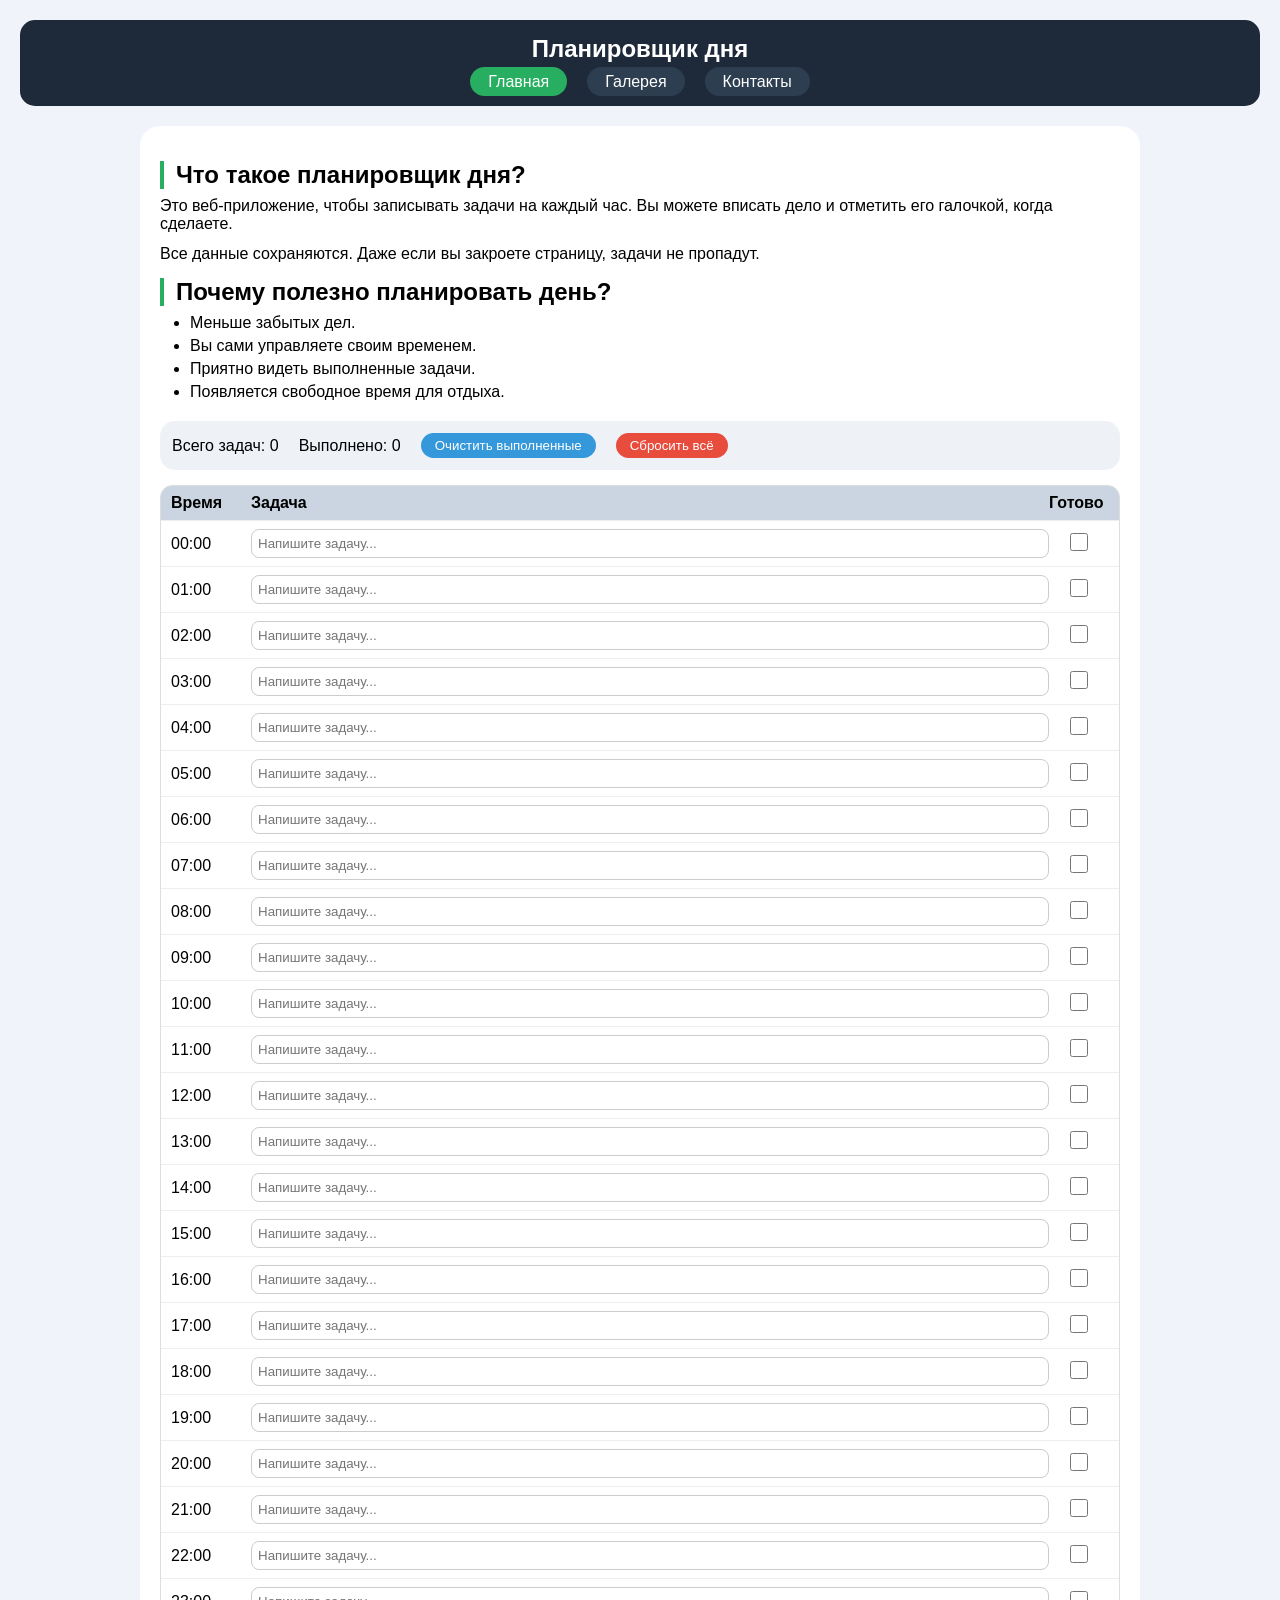
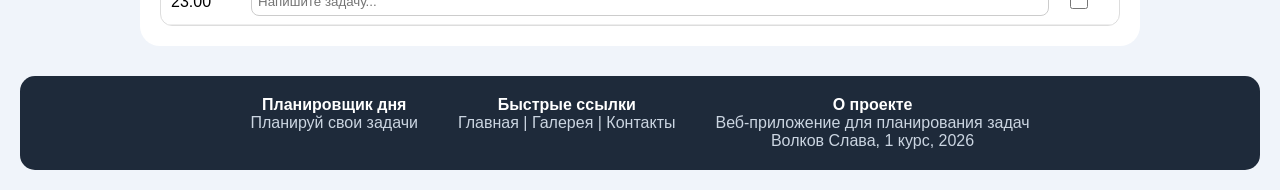
<file: index.html>
<!DOCTYPE html>
<html lang="ru">
<head>
    <meta charset="UTF-8">
    <meta name="viewport" content="width=device-width, initial-scale=1.0">
    <title>Планировщик дня</title>
    <link rel="stylesheet" href="style.css">
</head>
<body>

<header>
    <div class="header-top">
        <h1>Планировщик дня</h1>
        <nav>
            <ul class="main-menu">
                <li><a href="index.html" class="active">Главная</a></li>
                <li><a href="gallery.html">Галерея</a></li>
                <li><a href="contacts.html">Контакты</a></li>
            </ul>
        </nav>
    </div>
</header>

<main>
    <section>
        <h2>Что такое планировщик дня?</h2>
        <p>Это веб-приложение, чтобы записывать задачи на каждый час. Вы можете вписать дело и отметить его галочкой, когда сделаете.</p>
        <p>Все данные сохраняются. Даже если вы закроете страницу, задачи не пропадут.</p>
        
        <h2>Почему полезно планировать день?</h2>
        <ul>
            <li>Меньше забытых дел.</li>
            <li>Вы сами управляете своим временем.</li>
            <li>Приятно видеть выполненные задачи.</li>
            <li>Появляется свободное время для отдыха.</li>
        </ul>
    </section>

    <section>
        <div class="stats-panel">
            <div>Всего задач: <span id="totalTasks">0</span></div>
            <div>Выполнено: <span id="doneTasks">0</span></div>
            <button id="clearDoneBtn" class="small-btn">Очистить выполненные</button>
            <button id="resetAllBtn" class="small-btn red">Сбросить всё</button>
        </div>

        <div class="schedule">
            <div class="schedule-row header-row">
                <div>Время</div>
                <div>Задача</div>
                <div>Готово</div>
            </div>
            <div id="tasksList"></div>
        </div>
    </section>
</main>

<footer>
    <div class="footer-cols">
        <div class="footer-col">
            <h3>Планировщик дня</h3>
            <p>Планируй свои задачи </p>
        </div>
        <div class="footer-col">
            <h3>Быстрые ссылки</h3>
            <p><a href="index.html">Главная</a> | <a href="gallery.html">Галерея</a> | <a href="contacts.html">Контакты</a></p>
        </div>
        <div class="footer-col">
            <h3>О проекте</h3>
            <p>Веб-приложение для планирования задач</p>
            <p>Волков Слава, 1 курс, 2026</p>
        </div>
    </div>
</footer>

<script src="script.js"></script>
</body>
</html>
</file>
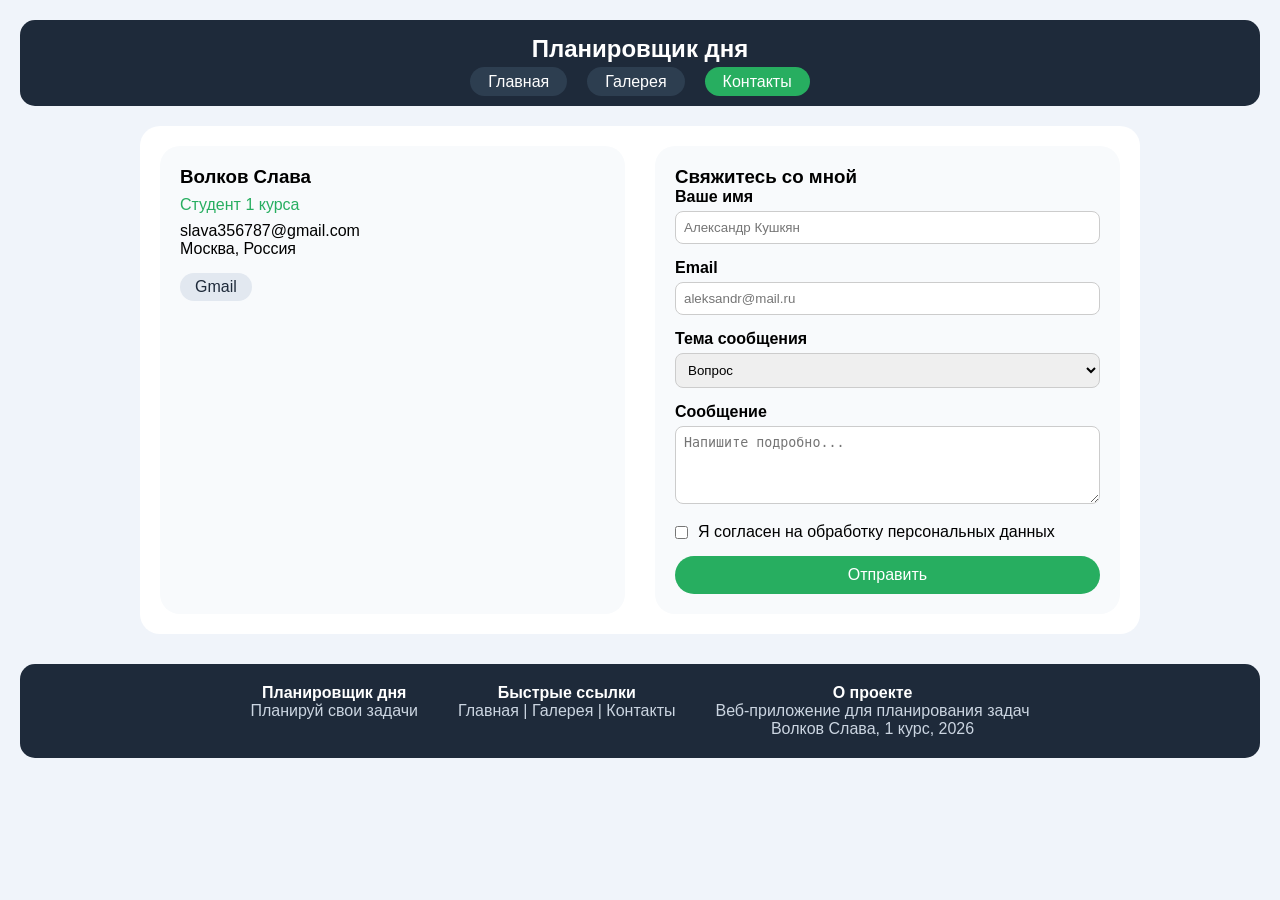
<file: contacts.html>
<!DOCTYPE html>
<html lang="ru">
<head>
    <meta charset="UTF-8">
    <meta name="viewport" content="width=device-width, initial-scale=1.0">
    <title>Контакты - Планировщик дня</title>
    <link rel="stylesheet" href="style.css">
</head>
<body>

<header>
    <div class="header-top">
        <h1>Планировщик дня</h1>
        <nav>
            <ul class="main-menu">
                <li><a href="index.html">Главная</a></li>
                <li><a href="gallery.html">Галерея</a></li>
                <li><a href="contacts.html" class="active">Контакты</a></li>
            </ul>
        </nav>
    </div>
</header>

<main>
    <div class="two-columns">
        <div class="info-card">
            <h3>Волков Слава</h3>
            <p class="spec">Студент 1 курса</p>
            <p>slava356787@gmail.com</p>
            <p>Москва, Россия</p>
            <div class="socials">
                <a href="mailto:slava356787@gmail.com">Gmail</a>
                
            </div>
        </div>

        <div class="form-card">
            <h3>Свяжитесь со мной</h3>
            <form id="feedbackForm">
                <div class="input-group">
                    <label>Ваше имя</label>
                    <input type="text" id="name" required placeholder="Александр Кушкян">
                </div>
                <div class="input-group">
                    <label>Email</label>
                    <input type="email" id="email" required placeholder="aleksandr@mail.ru">
                </div>
                <div class="input-group">
                    <label>Тема сообщения</label>
                    <select id="topic">
                        <option value="question">Вопрос</option>
                        <option value="bug">Ошибка на сайте</option>
                        <option value="suggestion">Предложение</option>
                    </select>
                </div>
                <div class="input-group">
                    <label>Сообщение</label>
                    <textarea id="message" rows="4" required placeholder="Напишите подробно..."></textarea>
                </div>
                <div class="checkbox-group">
                    <input type="checkbox" id="consent" required>
                    <label>Я согласен на обработку персональных данных</label>
                </div>
                <button type="submit" class="submit-btn">Отправить</button>
            </form>
        </div>
    </div>
</main>

<footer>
    <div class="footer-cols">
        <div class="footer-col">
            <h3>Планировщик дня</h3>
            <p>Планируй свои задачи </p>
        </div>
        <div class="footer-col">
            <h3>Быстрые ссылки</h3>
            <p><a href="index.html">Главная</a> | <a href="gallery.html">Галерея</a> | <a href="contacts.html">Контакты</a></p>
        </div>
        <div class="footer-col">
            <h3>О проекте</h3>
            <p>Веб-приложение для планирования задач</p>
            <p>Волков Слава, 1 курс, 2026</p>
        </div>
    </div>
</footer>

<script src="script.js"></script>
</body>
</html>
</file>
<file: style.css>
* {
    margin: 0;
    padding: 0;
    box-sizing: border-box;
}

body {
    font-family: Arial, sans-serif;
    background: #f0f4fa;
    padding: 20px;
}

header {
    background: #1e2a3a;
    border-radius: 15px;
    padding: 15px 20px;
    margin-bottom: 20px;
}

.header-top {
    display: flex;
    flex-direction: column;
    align-items: center;
    text-align: center;
}

header h1 {
    color: white;
    font-size: 24px;
}

.main-menu {
    display: flex;
    gap: 20px;
    list-style: none;
    justify-content: center;
    margin-top: 10px;
}

.main-menu a {
    background: #2d3e50;
    color: white;
    text-decoration: none;
    padding: 6px 18px;
    border-radius: 20px;
}

.main-menu a.active {
    background: #27ae60;
}

.main-menu a:hover {
    background: #2ecc71;
}

main {
    max-width: 1000px;
    margin: 0 auto;
    background: white;
    border-radius: 20px;
    padding: 20px;
}

section h2 {
    margin: 15px 0 8px 0;
    border-left: 4px solid #27ae60;
    padding-left: 12px;
}

section p {
    margin-bottom: 12px;
}

section ul {
    margin-left: 30px;
    margin-bottom: 20px;
}

section li {
    margin-bottom: 5px;
}

.stats-panel {
    background: #eef2f7;
    padding: 12px;
    border-radius: 15px;
    display: flex;
    gap: 20px;
    margin-bottom: 15px;
    flex-wrap: wrap;
    align-items: center;
}

.small-btn {
    background: #3498db;
    border: none;
    padding: 5px 14px;
    border-radius: 20px;
    color: white;
    cursor: pointer;
}

.small-btn.red {
    background: #e74c3c;
}

.small-btn.red:hover {
    background: #c0392b;
}

.small-btn:hover {
    opacity: 0.85;
}

.schedule {
    border: 1px solid #ddd;
    border-radius: 12px;
    overflow: hidden;
}

.schedule-row {
    display: grid;
    grid-template-columns: 80px 1fr 60px;
    padding: 8px 10px;
    border-bottom: 1px solid #eee;
    align-items: center;
}

.header-row {
    background: #cbd5e1;
    font-weight: bold;
}

.task-input {
    width: 100%;
    padding: 6px;
    border: 1px solid #ccc;
    border-radius: 8px;
}

.task-input:focus {
    outline: none;
    border-color: #27ae60;
}

.task-check {
    text-align: center;
}

.task-check input {
    width: 18px;
    height: 18px;
    cursor: pointer;
}

.gallery-controls {
    display: flex;
    justify-content: space-between;
    margin: 15px 0;
    flex-wrap: wrap;
    gap: 10px;
}

.filter-buttons {
    display: flex;
    gap: 10px;
}

.filter-btn {
    background: #e2e8f0;
    border: none;
    padding: 5px 15px;
    border-radius: 20px;
    cursor: pointer;
}

.filter-btn.active {
    background: #27ae60;
    color: white;
}

.filter-btn:hover {
    background: #2ecc71;
    color: white;
}

.gallery-stats {
    background: #eef2f7;
    padding: 5px 15px;
    border-radius: 20px;
}

.gallery-grid {
    display: grid;
    grid-template-columns: repeat(auto-fill, minmax(280px, 1fr));
    gap: 20px;
    margin-top: 20px;
}

.gallery-card {
    background: white;
    border: 1px solid #ddd;
    border-radius: 15px;
    overflow: hidden;
}

.card-img {
    height: 180px;
}

.card-img img {
    width: 100%;
    height: 100%;
    object-fit: cover;
}

.card-content {
    padding: 12px;
}

.card-info {
    display: flex;
    justify-content: space-between;
    align-items: center;
    gap: 10px;
}

.card-title {
    font-size: 14px;
    font-weight: bold;
    color: #1e2a3a;
}

.like-btn {
    background: #f1f5f9;
    border: none;
    padding: 5px 12px;
    border-radius: 20px;
    cursor: pointer;
    font-size: 13px;
    transition: 0.2s;
    white-space: nowrap;
}

.like-btn:hover {
    background: #27ae60;
    color: white;
}

.two-columns {
    display: flex;
    gap: 30px;
    flex-wrap: wrap;
}

.info-card, .form-card {
    background: #f8fafc;
    border-radius: 20px;
    padding: 20px;
    flex: 1;
    min-width: 250px;
}

.spec {
    color: #27ae60;
    margin: 8px 0;
}

.socials {
    display: flex;
    gap: 15px;
    margin: 15px 0;
    flex-wrap: wrap;
}

.socials a {
    background: #e2e8f0;
    padding: 5px 15px;
    border-radius: 20px;
    text-decoration: none;
    color: #1e2a3a;
}

.socials a:hover {
    background: #27ae60;
    color: white;
}

.input-group {
    margin-bottom: 15px;
}

.input-group label {
    display: block;
    margin-bottom: 5px;
    font-weight: bold;
}

.input-group input, .input-group select, .input-group textarea {
    width: 100%;
    padding: 8px;
    border: 1px solid #ccc;
    border-radius: 8px;
}

.input-group input:focus, .input-group select:focus, .input-group textarea:focus {
    outline: none;
    border-color: #27ae60;
}

.checkbox-group {
    display: flex;
    align-items: center;
    gap: 10px;
    margin: 15px 0;
}

.submit-btn {
    background: #27ae60;
    color: white;
    border: none;
    padding: 10px;
    border-radius: 25px;
    width: 100%;
    cursor: pointer;
    font-size: 16px;
}

.submit-btn:hover {
    background: #2ecc71;
}

footer {
    background: #1e2a3a;
    border-radius: 15px;
    margin-top: 30px;
    padding: 20px;
    text-align: center;
}

.footer-cols {
    display: flex;
    justify-content: center;
    gap: 40px;
    flex-wrap: wrap;
}

.footer-col {
    color: #cbd5e1;
}

.footer-col h3 {
    color: white;
    font-size: 16px;
}

.footer-col a {
    color: #cbd5e1;
    text-decoration: none;
}

.footer-col a:hover {
    color: #2ecc71;
}

@media (max-width: 600px) {
    .schedule-row {
        grid-template-columns: 60px 1fr 50px;
        font-size: 12px;
    }
    .two-columns {
        flex-direction: column;
    }
    .socials {
        justify-content: center;
    }
}
</file>
